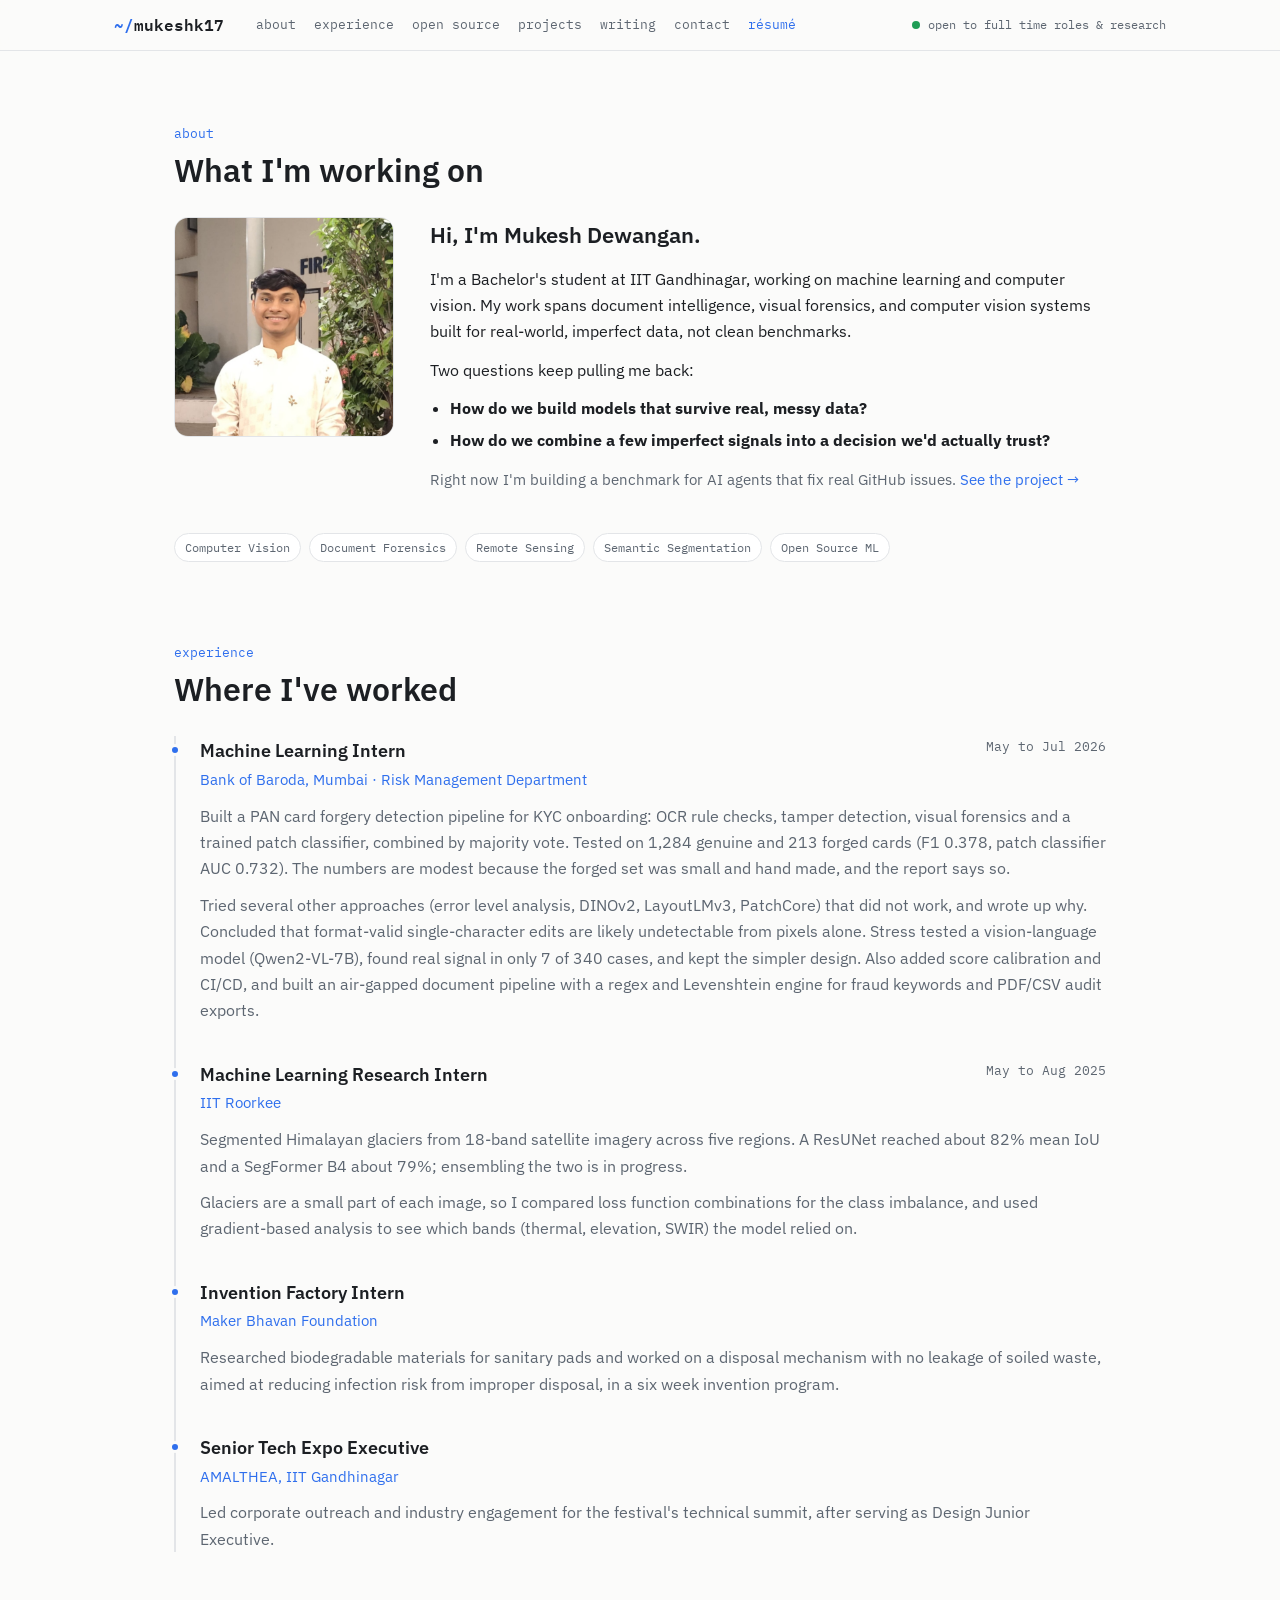
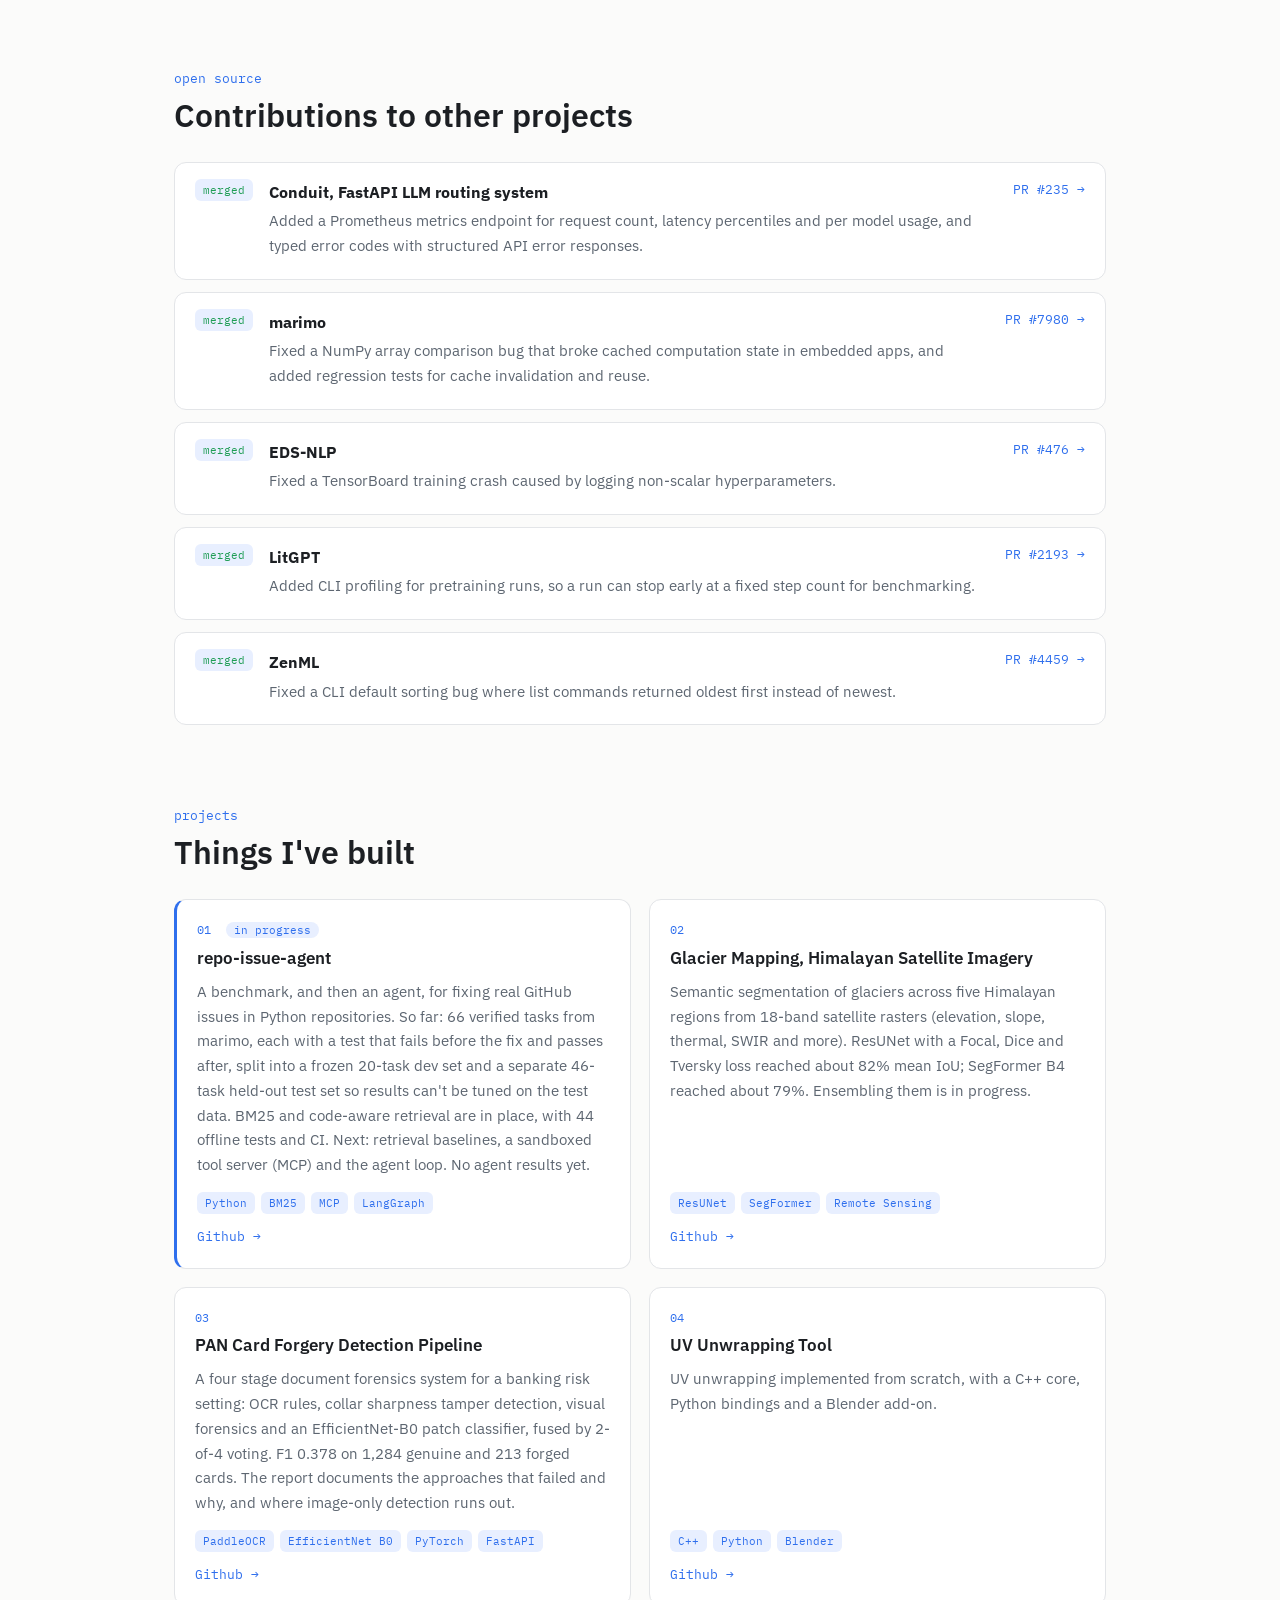
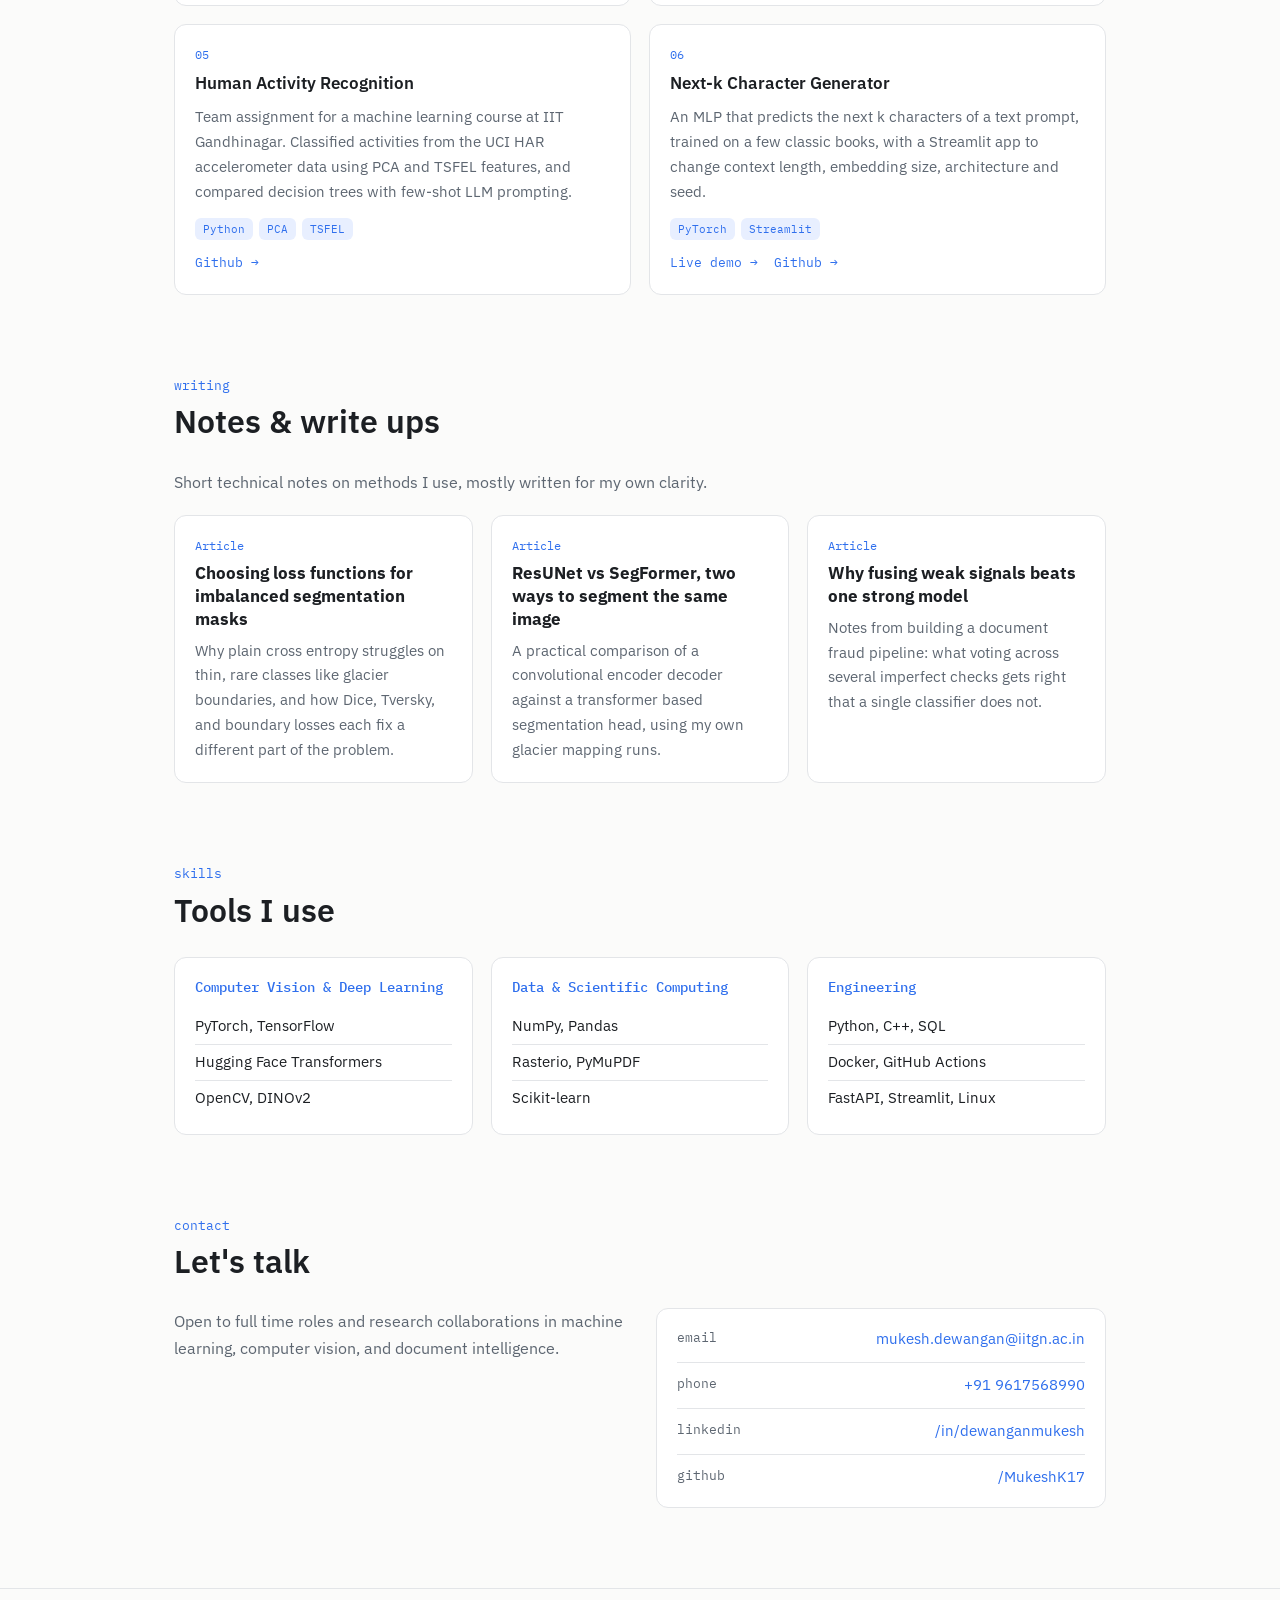
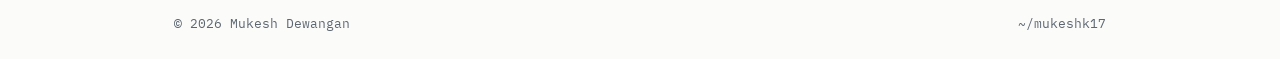
<file: index.html>
<!DOCTYPE html>
<html lang="en">
<head>
  <meta charset="UTF-8">
  <meta name="viewport" content="width=device-width, initial-scale=1.0">
  <title>~/mukeshk17</title>
  <meta name="description" content="Mukesh Dewangan, undergrad at IIT Gandhinagar working on machine learning and computer vision: document forensics, satellite image segmentation and open-source ML tooling.">
  <link rel="preconnect" href="https://fonts.googleapis.com">
  <link rel="preconnect" href="https://fonts.gstatic.com" crossorigin>
  <link href="https://fonts.googleapis.com/css2?family=IBM+Plex+Mono:wght@400;500;600&family=IBM+Plex+Sans:wght@400;500;600;700&display=swap" rel="stylesheet">
  <link rel="stylesheet" href="./style.css">
</head>
<body>

  <nav class="topnav">
    <div class="topnav__inner">
      <a class="topnav__logo" href="#about"><span class="path">~/</span>mukeshk17</a>
      <div class="topnav__links" id="nav-links">
        <a href="#about">about</a>
        <a href="#experience">experience</a>
        <a href="#opensource">open source</a>
        <a href="#projects">projects</a>
        <a href="#writing">writing</a>
        <a href="#contact">contact</a>
        <a href="./assets/Mukesh_Dewangan.pdf" target="_blank" rel="noopener" class="resume-link">résumé</a>
      </div>
      <div class="topnav__status"><span class="dot"></span> open to full time roles &amp; research</div>
      <button class="hamburger" id="hamburger" aria-label="Menu" aria-expanded="false">
        <span></span><span></span><span></span>
      </button>
    </div>
    <div class="mobile-menu" id="mobile-menu">
      <a href="#about">about</a>
      <a href="#experience">experience</a>
      <a href="#opensource">open source</a>
      <a href="#projects">projects</a>
      <a href="#writing">writing</a>
      <a href="#contact">contact</a>
      <a href="./assets/Mukesh_Dewangan_resume.pdf" target="_blank" rel="noopener">résumé</a>
    </div>
  </nav>

  <main>

    <!-- ABOUT -->
    <section id="about">
      <div class="container">
        <p class="eyebrow">about</p>
        <h2 class="head">What I'm working on</h2>
        <div class="about__grid">
          <div class="about__pic">
            <img src="./assets/about-pic.jpg" alt="Mukesh Dewangan">
          </div>
          <div class="about__body">
            <p class="about__greeting">Hi, I'm Mukesh Dewangan.</p>
            <p>
              I'm a Bachelor's student at IIT Gandhinagar, working on machine learning and computer vision.
              My work spans document intelligence, visual forensics, and computer vision systems built for
              real-world, imperfect data, not clean benchmarks.
            </p>
            <p>Two questions keep pulling me back:</p>
            <ul>
              <li><strong>How do we build models that survive real, messy data?</strong></li>
              <li><strong>How do we combine a few imperfect signals into a decision we'd actually trust?</strong></li>
            </ul>
            <p class="about__now">
              Right now I'm building a benchmark for AI agents that fix real GitHub issues.
              <a href="#repo-issue-agent">See the project →</a>
            </p>
          </div>
        </div>
        <div class="focus-tags">
          <span>Computer Vision</span>
          <span>Document Forensics</span>
          <span>Remote Sensing</span>
          <span>Semantic Segmentation</span>
          <span>Open Source ML</span>
        </div>
      </div>
    </section>

    <!-- EXPERIENCE -->
    <section id="experience">
      <div class="container">
        <p class="eyebrow">experience</p>
        <h2 class="head">Where I've worked</h2>
        <div class="timeline">

          <div class="tl-item">
            <div class="row">
              <div class="role">Machine Learning Intern</div>
              <div class="when">May to Jul 2026</div>
            </div>
            <div class="org">Bank of Baroda, Mumbai &middot; Risk Management Department</div>
            <p>
              Built a PAN card forgery detection pipeline for KYC onboarding: OCR rule checks, tamper
              detection, visual forensics and a trained patch classifier, combined by majority vote.
              Tested on 1,284 genuine and 213 forged cards (F1 0.378, patch classifier AUC 0.732).
              The numbers are modest because the forged set was small and hand made, and the report says so.
            </p>
            <p>
              Tried several other approaches (error level analysis, DINOv2, LayoutLMv3, PatchCore) that did
              not work, and wrote up why. Concluded that format-valid single-character edits are likely
              undetectable from pixels alone. Stress tested a vision-language model (Qwen2-VL-7B), found
              real signal in only 7 of 340 cases, and kept the simpler design. Also added score calibration
              and CI/CD, and built an air-gapped document pipeline with a regex and Levenshtein engine for
              fraud keywords and PDF/CSV audit exports.
            </p>
          </div>

          <div class="tl-item">
            <div class="row">
              <div class="role">Machine Learning Research Intern</div>
              <div class="when">May to Aug 2025</div>
            </div>
            <div class="org"><a href="https://www.iitr.ac.in/" target="_blank" rel="noopener">IIT Roorkee</a></div>
            <p>
              Segmented Himalayan glaciers from 18-band satellite imagery across five regions. A ResUNet
              reached about 82% mean IoU and a SegFormer B4 about 79%; ensembling the two is in progress.
            </p>
            <p>
              Glaciers are a small part of each image, so I compared loss function combinations for the
              class imbalance, and used gradient-based analysis to see which bands (thermal, elevation,
              SWIR) the model relied on.
            </p>
          </div>

          <div class="tl-item">
            <div class="row">
              <div class="role">Invention Factory Intern</div>
              <div class="when"></div>
            </div>
            <div class="org"><a href="https://makerbhavanfoundation.org/" target="_blank" rel="noopener">Maker Bhavan Foundation</a></div>
            <p>
              Researched biodegradable materials for sanitary pads and worked on a disposal mechanism with
              no leakage of soiled waste, aimed at reducing infection risk from improper disposal, in a
              six week invention program.
            </p>
          </div>

          <div class="tl-item">
            <div class="row">
              <div class="role">Senior Tech Expo Executive</div>
              <div class="when"></div>
            </div>
            <div class="org"><a href="https://amalthea.iitgn.ac.in/" target="_blank" rel="noopener">AMALTHEA, IIT Gandhinagar</a></div>
            <p>
              Led corporate outreach and industry engagement for the festival's technical summit, after
              serving as Design Junior Executive.
            </p>
          </div>

        </div>
      </div>
    </section>

    <!-- OPEN SOURCE (replaced by live GitHub data when it loads; this is the fallback) -->
    <section id="opensource">
      <div class="container">
        <p class="eyebrow">open source</p>
        <h2 class="head">Contributions to other projects</h2>
        <div class="oss-list">

          <div class="oss-item">
            <span class="badge">merged</span>
            <div class="body">
              <b>Conduit, FastAPI LLM routing system</b>
              <p>Added a Prometheus metrics endpoint for request count, latency percentiles and per model usage, and typed error codes with structured API error responses.</p>
            </div>
            <a class="repo" href="https://github.com/ashita-ai/conduit/pull/235" target="_blank" rel="noopener">PR #235 →</a>
          </div>

          <div class="oss-item">
            <span class="badge">merged</span>
            <div class="body">
              <b>marimo</b>
              <p>Fixed a NumPy array comparison bug that broke cached computation state in embedded apps, and added regression tests for cache invalidation and reuse.</p>
            </div>
            <a class="repo" href="https://github.com/marimo-team/marimo/pull/7980" target="_blank" rel="noopener">PR #7980 →</a>
          </div>

          <div class="oss-item">
            <span class="badge">merged</span>
            <div class="body">
              <b>EDS-NLP</b>
              <p>Fixed a TensorBoard training crash caused by logging non-scalar hyperparameters.</p>
            </div>
            <a class="repo" href="https://github.com/aphp/edsnlp/pull/476" target="_blank" rel="noopener">PR #476 →</a>
          </div>

          <div class="oss-item">
            <span class="badge">merged</span>
            <div class="body">
              <b>LitGPT</b>
              <p>Added CLI profiling for pretraining runs, so a run can stop early at a fixed step count for benchmarking.</p>
            </div>
            <a class="repo" href="https://github.com/Lightning-AI/litgpt/pull/2193" target="_blank" rel="noopener">PR #2193 →</a>
          </div>

          <div class="oss-item">
            <span class="badge">merged</span>
            <div class="body">
              <b>ZenML</b>
              <p>Fixed a CLI default sorting bug where list commands returned oldest first instead of newest.</p>
            </div>
            <a class="repo" href="https://github.com/zenml-io/zenml/pull/4459" target="_blank" rel="noopener">PR #4459 →</a>
          </div>

        </div>
      </div>
    </section>

    <!-- PROJECTS -->
    <section id="projects">
      <div class="container">
        <p class="eyebrow">projects</p>
        <h2 class="head">Things I've built</h2>
        <div class="proj-grid">

          <div class="proj proj--active" id="repo-issue-agent">
            <span class="proj__idx">01 <span class="tag">in progress</span></span>
            <div class="proj__title">repo-issue-agent</div>
            <p>
              A benchmark, and then an agent, for fixing real GitHub issues in Python repositories. So far:
              66 verified tasks from marimo, each with a test that fails before the fix and passes after,
              split into a frozen 20-task dev set and a separate 46-task held-out test set so results can't
              be tuned on the test data. BM25 and code-aware retrieval are in place, with 44 offline tests
              and CI. Next: retrieval baselines, a sandboxed tool server (MCP) and the agent loop. No agent
              results yet.
            </p>
            <div class="proj__stack"><span>Python</span><span>BM25</span><span>MCP</span><span>LangGraph</span></div>
            <div class="proj__links">
              <!-- TODO: replace with the repo-issue-agent repo URL -->
              <a href="https://github.com/MukeshK17" target="_blank" rel="noopener">Github →</a>
            </div>
          </div>

          <div class="proj">
            <span class="proj__idx">02</span>
            <div class="proj__title">Glacier Mapping, Himalayan Satellite Imagery</div>
            <p>
              Semantic segmentation of glaciers across five Himalayan regions from 18-band satellite
              rasters (elevation, slope, thermal, SWIR and more). ResUNet with a Focal, Dice and Tversky
              loss reached about 82% mean IoU; SegFormer B4 reached about 79%. Ensembling them is in progress.
            </p>
            <div class="proj__stack"><span>ResUNet</span><span>SegFormer</span><span>Remote Sensing</span></div>
            <div class="proj__links">
              <a href="https://github.com/MukeshK17/Glacier-Mapping" target="_blank" rel="noopener">Github →</a>
            </div>
          </div>

          <div class="proj">
            <span class="proj__idx">03</span>
            <div class="proj__title">PAN Card Forgery Detection Pipeline</div>
            <p>
              A four stage document forensics system for a banking risk setting: OCR rules, collar sharpness
              tamper detection, visual forensics and an EfficientNet-B0 patch classifier, fused by 2-of-4
              voting. F1 0.378 on 1,284 genuine and 213 forged cards. The report documents the approaches
              that failed and why, and where image-only detection runs out.
            </p>
            <div class="proj__stack"><span>PaddleOCR</span><span>EfficientNet B0</span><span>PyTorch</span><span>FastAPI</span></div>
            <div class="proj__links">
              <a href="https://github.com/MukeshK17/document-forensics" target="_blank" rel="noopener">Github →</a>
            </div>
          </div>

          <div class="proj">
            <span class="proj__idx">04</span>
            <div class="proj__title">UV Unwrapping Tool</div>
            <p>
              UV unwrapping implemented from scratch, with a C++ core, Python bindings and a Blender add-on.
            </p>
            <div class="proj__stack"><span>C++</span><span>Python</span><span>Blender</span></div>
            <div class="proj__links">
              <a href="https://github.com/MukeshK17/uv-unwrapping" target="_blank" rel="noopener">Github →</a>
            </div>
          </div>

          <div class="proj">
            <span class="proj__idx">05</span>
            <div class="proj__title">Human Activity Recognition</div>
            <p>
              Team assignment for a machine learning course at IIT Gandhinagar. Classified activities from
              the UCI HAR accelerometer data using PCA and TSFEL features, and compared decision trees with
              few-shot LLM prompting.
            </p>
            <div class="proj__stack"><span>Python</span><span>PCA</span><span>TSFEL</span></div>
            <div class="proj__links">
              <a href="https://github.com/MukeshK17/es335-24-fall-assignment-1" target="_blank" rel="noopener">Github →</a>
            </div>
          </div>

          <div class="proj">
            <span class="proj__idx">06</span>
            <div class="proj__title">Next-k Character Generator</div>
            <p>
              An MLP that predicts the next k characters of a text prompt, trained on a few classic books,
              with a Streamlit app to change context length, embedding size, architecture and seed.
            </p>
            <div class="proj__stack"><span>PyTorch</span><span>Streamlit</span></div>
            <div class="proj__links">
              <a href="https://nextcharpred.streamlit.app/" target="_blank" rel="noopener">Live demo →</a>
              <a href="https://github.com/MukeshK17/next_char" target="_blank" rel="noopener">Github →</a>
            </div>
          </div>

        </div>
      </div>
    </section>

    <!-- WRITING (rendered by script.js) -->
    <section id="writing">
      <div class="container">
        <p class="eyebrow">writing</p>
        <h2 class="head">Notes &amp; write ups</h2>
        <p class="lede">Short technical notes on methods I use, mostly written for my own clarity.</p>
        <div class="writing-grid" id="writing-grid"></div>
        <noscript><p class="lede">Enable JavaScript to see the articles.</p></noscript>
      </div>
    </section>

    <!-- SKILLS -->
    <section id="skills">
      <div class="container">
        <p class="eyebrow">skills</p>
        <h2 class="head">Tools I use</h2>
        <div class="skill-groups">
          <div class="skill-group">
            <h3>Computer Vision &amp; Deep Learning</h3>
            <div class="skill-row">PyTorch, TensorFlow</div>
            <div class="skill-row">Hugging Face Transformers</div>
            <div class="skill-row">OpenCV, DINOv2</div>
          </div>
          <div class="skill-group">
            <h3>Data &amp; Scientific Computing</h3>
            <div class="skill-row">NumPy, Pandas</div>
            <div class="skill-row">Rasterio, PyMuPDF</div>
            <div class="skill-row">Scikit-learn</div>
          </div>
          <div class="skill-group">
            <h3>Engineering</h3>
            <div class="skill-row">Python, C++, SQL</div>
            <div class="skill-row">Docker, GitHub Actions</div>
            <div class="skill-row">FastAPI, Streamlit, Linux</div>
          </div>
        </div>
      </div>
    </section>

    <!-- CONTACT -->
    <section id="contact">
      <div class="container">
        <p class="eyebrow">contact</p>
        <h2 class="head">Let's talk</h2>
        <div class="contact-grid">
          <p>Open to full time roles and research collaborations in machine learning, computer vision, and document intelligence.</p>
          <div class="contact-box">
            <div class="contact-row"><span class="k">email</span><a class="v" href="mailto:mukesh.dewangan@iitgn.ac.in">mukesh.dewangan@iitgn.ac.in</a></div>
            <div class="contact-row"><span class="k">phone</span><a class="v" href="tel:+919617568990">+91 9617568990</a></div>
            <div class="contact-row"><span class="k">linkedin</span><a class="v" href="https://www.linkedin.com/in/dewanganmukesh/" target="_blank" rel="noopener">/in/dewanganmukesh</a></div>
            <div class="contact-row"><span class="k">github</span><a class="v" href="https://github.com/MukeshK17" target="_blank" rel="noopener">/MukeshK17</a></div>
          </div>
        </div>
      </div>
    </section>

  </main>

  <footer>
    <div class="container">
      <span>© 2026 Mukesh Dewangan</span>
      <span>~/mukeshk17</span>
    </div>
  </footer>

  <script src="./script.js"></script>
</body>
</html>
</file>
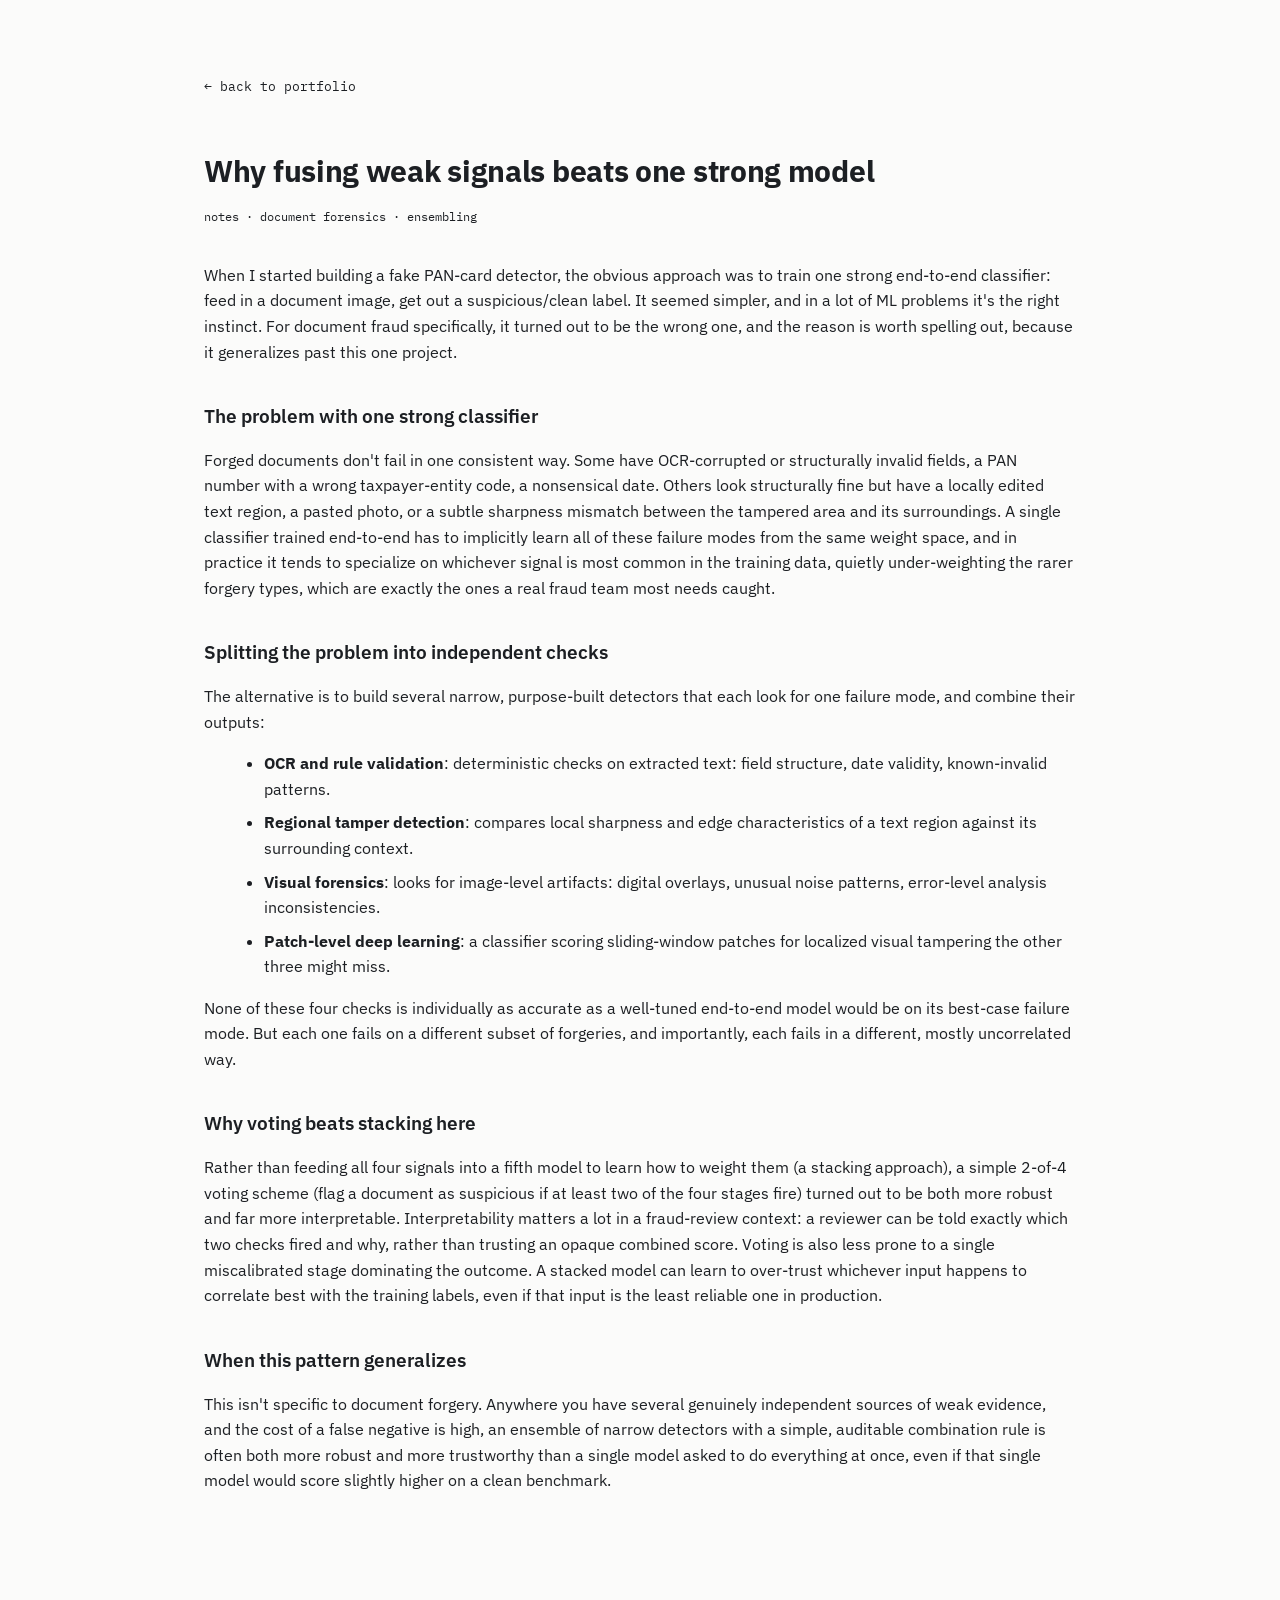
<file: articles/ensembled-fraud-detection.html>
<!DOCTYPE html>
<html lang="en">
<head>
<meta charset="UTF-8">
<meta name="viewport" content="width=device-width, initial-scale=1.0">
<title>Why fusing weak signals beats one strong model | Mukesh Dewangan</title>
<link href="https://fonts.googleapis.com/css2?family=IBM+Plex+Mono:wght@400;500;600&family=IBM+Plex+Sans:wght@400;500;600;700&display=swap" rel="stylesheet">
<link rel="stylesheet" href="../style.css">
<style>
  .article{ max-width:920px; margin:0 auto; padding:72px 24px 100px; }
  .article a.back{ font-family:var(--mono); font-size:13px; color:var(--cyan); display:inline-block; margin-bottom:28px; }
  .article h1{ font-size:30px; font-weight:700; color:var(--text); margin-bottom:10px; letter-spacing:-0.01em; }
  .article .meta{ font-family:var(--mono); font-size:12px; color:var(--text-faint); margin-bottom:36px; }
  .article h2{ font-size:19px; color:var(--text); margin:36px 0 12px; font-weight:600; }
  .article p{ color:var(--text-dim); max-width:none; margin-bottom:16px; font-size:15.5px; }
  .article code{ font-family:var(--mono); font-size:13.5px; background:var(--panel); border:1px solid var(--border); padding:2px 6px; border-radius:3px; color:var(--amber); }
  .article ul{ margin:0 0 16px 20px; list-style:disc; color:var(--text-dim); font-size:15.5px; }
  .article li{ margin-bottom:8px; }
</style>
</head>
<body>
<div class="article">
  <a class="back" href="../index.html#writing">← back to portfolio</a>
  <h1>Why fusing weak signals beats one strong model</h1>
  <p class="meta">notes · document forensics · ensembling</p>

  <p>
    When I started building a fake PAN-card detector, the obvious approach was to train one strong
    end-to-end classifier: feed in a document image, get out a suspicious/clean label. It seemed simpler,
    and in a lot of ML problems it's the right instinct. For document fraud specifically, it turned out to
    be the wrong one, and the reason is worth spelling out, because it generalizes past this one project.
  </p>

  <h2>The problem with one strong classifier</h2>
  <p>
    Forged documents don't fail in one consistent way. Some have OCR-corrupted or structurally invalid
    fields, a PAN number with a wrong taxpayer-entity code, a nonsensical date. Others look
    structurally fine but have a locally edited text region, a pasted photo, or a subtle sharpness
    mismatch between the tampered area and its surroundings. A single classifier trained end-to-end has
    to implicitly learn all of these failure modes from the same weight space, and in practice it tends to
    specialize on whichever signal is most common in the training data, quietly under-weighting the rarer
    forgery types, which are exactly the ones a real fraud team most needs caught.
  </p>

  <h2>Splitting the problem into independent checks</h2>
  <p>
    The alternative is to build several narrow, purpose-built detectors that each look for one failure
    mode, and combine their outputs:
  </p>
  <ul>
    <li><strong>OCR and rule validation</strong>: deterministic checks on extracted text: field structure, date validity, known-invalid patterns.</li>
    <li><strong>Regional tamper detection</strong>: compares local sharpness and edge characteristics of a text region against its surrounding context.</li>
    <li><strong>Visual forensics</strong>: looks for image-level artifacts: digital overlays, unusual noise patterns, error-level analysis inconsistencies.</li>
    <li><strong>Patch-level deep learning</strong>: a classifier scoring sliding-window patches for localized visual tampering the other three might miss.</li>
  </ul>
  <p>
    None of these four checks is individually as accurate as a well-tuned end-to-end model would be on its
    best-case failure mode. But each one fails on a different subset of forgeries, and importantly,
    each fails in a different, mostly uncorrelated way.
  </p>

  <h2>Why voting beats stacking here</h2>
  <p>
    Rather than feeding all four signals into a fifth model to learn how to weight them (a stacking
    approach), a simple 2-of-4 voting scheme (flag a document as suspicious if at least two of the four
    stages fire) turned out to be both more robust and far more interpretable. Interpretability matters a
    lot in a fraud-review context: a reviewer can be told exactly which two checks fired and why, rather
    than trusting an opaque combined score. Voting is also less prone to a single miscalibrated stage
    dominating the outcome. A stacked model can learn to over-trust whichever input happens to correlate
    best with the training labels, even if that input is the least reliable one in production.
  </p>

  <h2>When this pattern generalizes</h2>
  <p>
    This isn't specific to document forgery. Anywhere you have several genuinely independent sources of
    weak evidence, and the cost of a false negative is high, an ensemble of narrow detectors with a simple,
    auditable combination rule is often both more robust and more trustworthy than a single model
    asked to do everything at once, even if that single model would score slightly higher on a clean
    benchmark.
  </p>
</div>
</body>
</html>
</file>
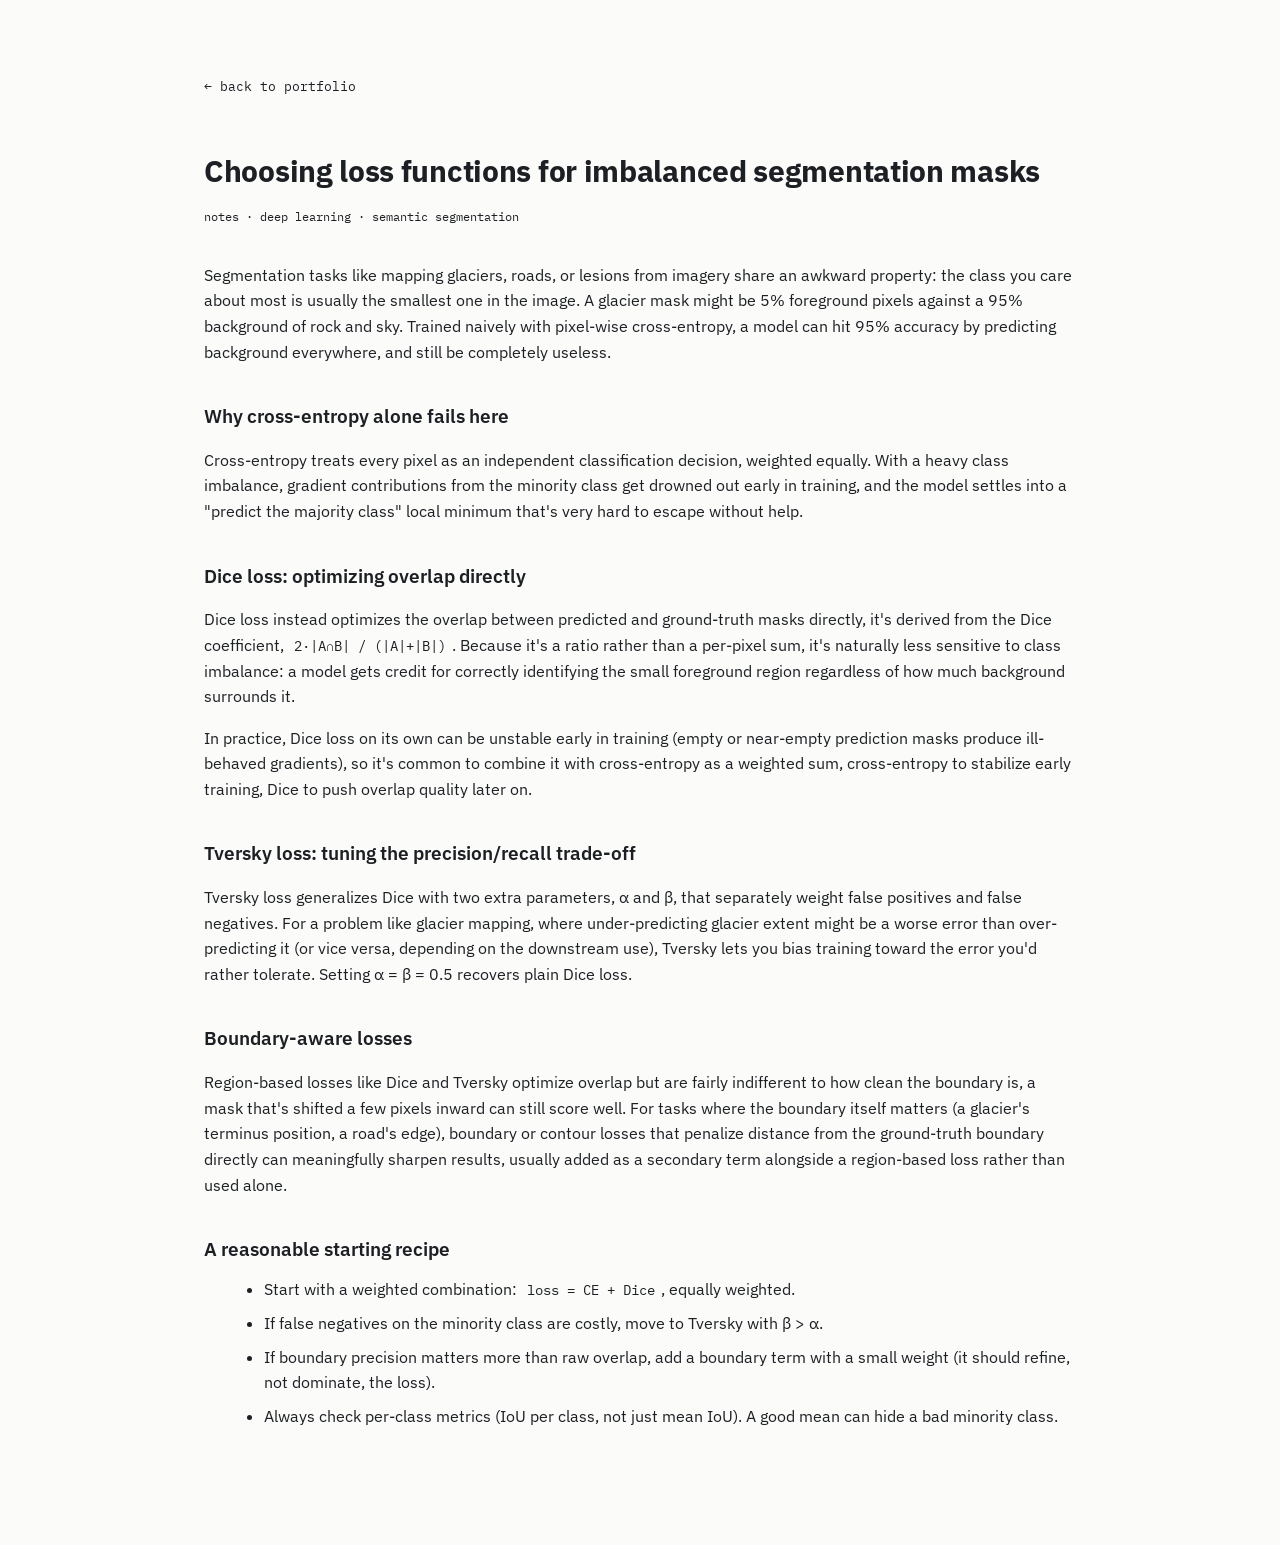
<file: articles/loss-functions-segmentation.html>
<!DOCTYPE html>
<html lang="en">
<head>
<meta charset="UTF-8">
<meta name="viewport" content="width=device-width, initial-scale=1.0">
<title>Choosing loss functions for imbalanced segmentation masks | Mukesh Dewangan</title>
<link href="https://fonts.googleapis.com/css2?family=IBM+Plex+Mono:wght@400;500;600&family=IBM+Plex+Sans:wght@400;500;600;700&display=swap" rel="stylesheet">
<link rel="stylesheet" href="../style.css">
<style>
  .article{ max-width:920px; margin:0 auto; padding:72px 24px 100px; }
  .article a.back{ font-family:var(--mono); font-size:13px; color:var(--cyan); display:inline-block; margin-bottom:28px; }
  .article h1{ font-size:30px; font-weight:700; color:var(--text); margin-bottom:10px; letter-spacing:-0.01em; }
  .article .meta{ font-family:var(--mono); font-size:12px; color:var(--text-faint); margin-bottom:36px; }
  .article h2{ font-size:19px; color:var(--text); margin:36px 0 12px; font-weight:600; }
  .article p{ color:var(--text-dim); max-width:none; margin-bottom:16px; font-size:15.5px; }
  .article code{ font-family:var(--mono); font-size:13.5px; background:var(--panel); border:1px solid var(--border); padding:2px 6px; border-radius:3px; color:var(--amber); }
  .article ul{ margin:0 0 16px 20px; list-style:disc; color:var(--text-dim); font-size:15.5px; }
  .article li{ margin-bottom:8px; }
</style>
</head>
<body>
<div class="article">
  <a class="back" href="../index.html#writing">← back to portfolio</a>
  <h1>Choosing loss functions for imbalanced segmentation masks</h1>
  <p class="meta">notes · deep learning · semantic segmentation</p>

  <p>
    Segmentation tasks like mapping glaciers, roads, or lesions from imagery share an awkward property:
    the class you care about most is usually the smallest one in the image. A glacier mask might be
    5% foreground pixels against a 95% background of rock and sky. Trained naively with pixel-wise
    cross-entropy, a model can hit 95% accuracy by predicting background everywhere, and still be
    completely useless.
  </p>

  <h2>Why cross-entropy alone fails here</h2>
  <p>
    Cross-entropy treats every pixel as an independent classification decision, weighted equally. With a
    heavy class imbalance, gradient contributions from the minority class get drowned out early in
    training, and the model settles into a "predict the majority class" local minimum that's very hard to
    escape without help.
  </p>

  <h2>Dice loss: optimizing overlap directly</h2>
  <p>
    Dice loss instead optimizes the overlap between predicted and ground-truth masks directly, it's
    derived from the Dice coefficient, <code>2·|A∩B| / (|A|+|B|)</code>. Because it's a ratio rather than
    a per-pixel sum, it's naturally less sensitive to class imbalance: a model gets credit for correctly
    identifying the small foreground region regardless of how much background surrounds it.
  </p>
  <p>
    In practice, Dice loss on its own can be unstable early in training (empty or near-empty prediction
    masks produce ill-behaved gradients), so it's common to combine it with cross-entropy as a weighted
    sum, cross-entropy to stabilize early training, Dice to push overlap quality later on.
  </p>

  <h2>Tversky loss: tuning the precision/recall trade-off</h2>
  <p>
    Tversky loss generalizes Dice with two extra parameters, α and β, that separately weight false
    positives and false negatives. For a problem like glacier mapping, where under-predicting glacier
    extent might be a worse error than over-predicting it (or vice versa, depending on the downstream
    use), Tversky lets you bias training toward the error you'd rather tolerate. Setting α = β = 0.5
    recovers plain Dice loss.
  </p>

  <h2>Boundary-aware losses</h2>
  <p>
    Region-based losses like Dice and Tversky optimize overlap but are fairly indifferent to how clean the
    boundary is, a mask that's shifted a few pixels inward can still score well. For tasks where the
    boundary itself matters (a glacier's terminus position, a road's edge), boundary or contour losses
    that penalize distance from the ground-truth boundary directly can meaningfully sharpen results,
    usually added as a secondary term alongside a region-based loss rather than used alone.
  </p>

  <h2>A reasonable starting recipe</h2>
  <ul>
    <li>Start with a weighted combination: <code>loss = CE + Dice</code>, equally weighted.</li>
    <li>If false negatives on the minority class are costly, move to Tversky with β &gt; α.</li>
    <li>If boundary precision matters more than raw overlap, add a boundary term with a small weight (it should refine, not dominate, the loss).</li>
    <li>Always check per-class metrics (IoU per class, not just mean IoU). A good mean can hide a bad minority class.</li>
  </ul>
</div>
</body>
</html>
</file>
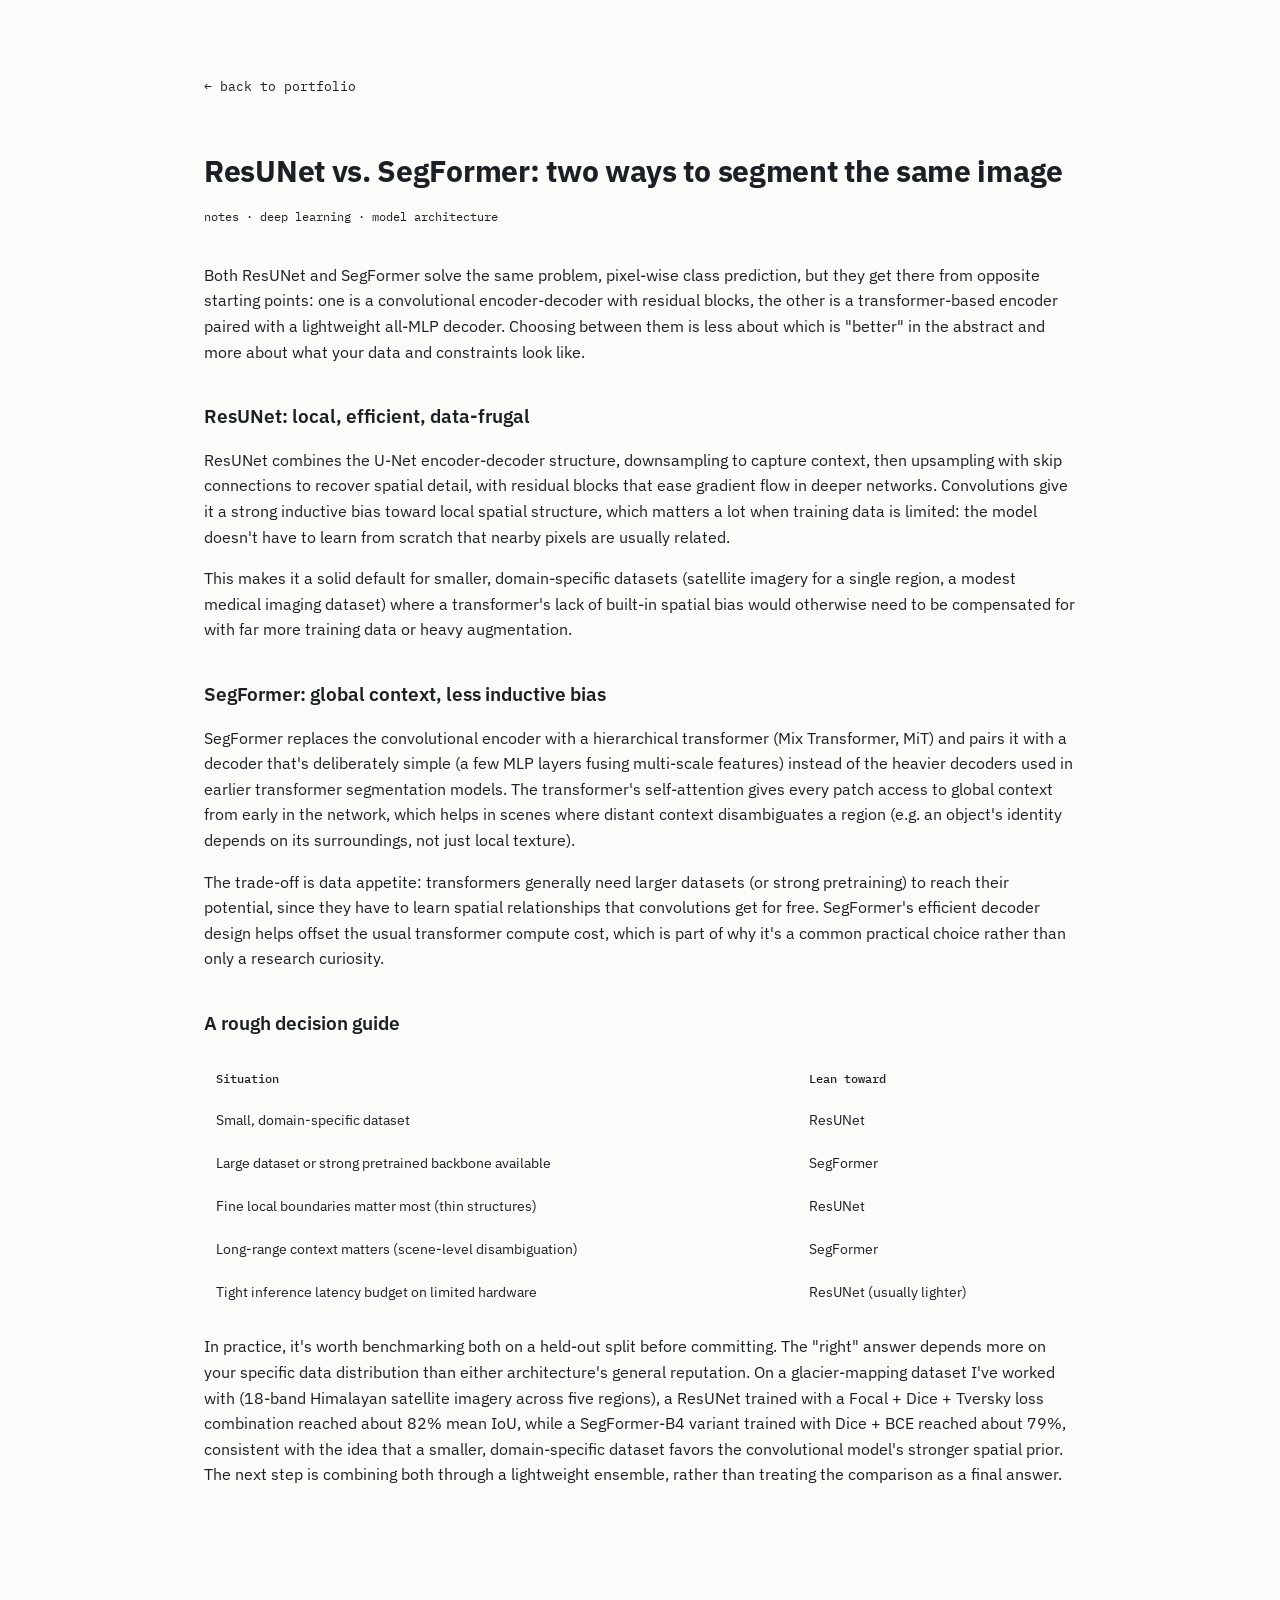
<file: articles/resunet-vs-segformer.html>
<!DOCTYPE html>
<html lang="en">
<head>
<meta charset="UTF-8">
<meta name="viewport" content="width=device-width, initial-scale=1.0">
<title>ResUNet vs. SegFormer | Mukesh Dewangan</title>
<link href="https://fonts.googleapis.com/css2?family=IBM+Plex+Mono:wght@400;500;600&family=IBM+Plex+Sans:wght@400;500;600;700&display=swap" rel="stylesheet">
<link rel="stylesheet" href="../style.css">
<style>
  .article{ max-width:920px; margin:0 auto; padding:72px 24px 100px; }
  .article a.back{ font-family:var(--mono); font-size:13px; color:var(--cyan); display:inline-block; margin-bottom:28px; }
  .article h1{ font-size:30px; font-weight:700; color:var(--text); margin-bottom:10px; letter-spacing:-0.01em; }
  .article .meta{ font-family:var(--mono); font-size:12px; color:var(--text-faint); margin-bottom:36px; }
  .article h2{ font-size:19px; color:var(--text); margin:36px 0 12px; font-weight:600; }
  .article p{ color:var(--text-dim); max-width:none; margin-bottom:16px; font-size:15.5px; }
  .article code{ font-family:var(--mono); font-size:13.5px; background:var(--panel); border:1px solid var(--border); padding:2px 6px; border-radius:3px; color:var(--amber); }
  .article ul{ margin:0 0 16px 20px; list-style:disc; color:var(--text-dim); font-size:15.5px; }
  .article li{ margin-bottom:8px; }
  table{ width:100%; border-collapse:collapse; margin:20px 0; font-size:14px; }
  th, td{ text-align:left; padding:10px 12px; border-bottom:1px solid var(--border); color:var(--text-dim); }
  th{ color:var(--text); font-family:var(--mono); font-size:12px; font-weight:500; }
</style>
</head>
<body>
<div class="article">
  <a class="back" href="../index.html#writing">← back to portfolio</a>
  <h1>ResUNet vs. SegFormer: two ways to segment the same image</h1>
  <p class="meta">notes · deep learning · model architecture</p>

  <p>
    Both ResUNet and SegFormer solve the same problem, pixel-wise class prediction, but they get there
    from opposite starting points: one is a convolutional encoder-decoder with residual blocks, the other
    is a transformer-based encoder paired with a lightweight all-MLP decoder. Choosing between them is
    less about which is "better" in the abstract and more about what your data and constraints look like.
  </p>

  <h2>ResUNet: local, efficient, data-frugal</h2>
  <p>
    ResUNet combines the U-Net encoder-decoder structure, downsampling to capture context, then
    upsampling with skip connections to recover spatial detail, with residual blocks that ease gradient
    flow in deeper networks. Convolutions give it a strong inductive bias toward local spatial structure,
    which matters a lot when training data is limited: the model doesn't have to learn from scratch that
    nearby pixels are usually related.
  </p>
  <p>
    This makes it a solid default for smaller, domain-specific datasets (satellite imagery for a single
    region, a modest medical imaging dataset) where a transformer's lack of built-in spatial bias would
    otherwise need to be compensated for with far more training data or heavy augmentation.
  </p>

  <h2>SegFormer: global context, less inductive bias</h2>
  <p>
    SegFormer replaces the convolutional encoder with a hierarchical transformer (Mix Transformer, MiT)
    and pairs it with a decoder that's deliberately simple (a few MLP layers fusing multi-scale features)
    instead of the heavier decoders used in earlier transformer segmentation models. The transformer's
    self-attention gives every patch access to global context from early in the network, which helps in
    scenes where distant context disambiguates a region (e.g. an object's identity depends on its
    surroundings, not just local texture).
  </p>
  <p>
    The trade-off is data appetite: transformers generally need larger datasets (or strong pretraining) to
    reach their potential, since they have to learn spatial relationships that convolutions get for free.
    SegFormer's efficient decoder design helps offset the usual transformer compute cost, which is part of
    why it's a common practical choice rather than only a research curiosity.
  </p>

  <h2>A rough decision guide</h2>
  <table>
    <tr><th>Situation</th><th>Lean toward</th></tr>
    <tr><td>Small, domain-specific dataset</td><td>ResUNet</td></tr>
    <tr><td>Large dataset or strong pretrained backbone available</td><td>SegFormer</td></tr>
    <tr><td>Fine local boundaries matter most (thin structures)</td><td>ResUNet</td></tr>
    <tr><td>Long-range context matters (scene-level disambiguation)</td><td>SegFormer</td></tr>
    <tr><td>Tight inference latency budget on limited hardware</td><td>ResUNet (usually lighter)</td></tr>
  </table>

  <p>
    In practice, it's worth benchmarking both on a held-out split before committing. The "right" answer
    depends more on your specific data distribution than either architecture's general reputation. On a
    glacier-mapping dataset I've worked with (18-band Himalayan satellite imagery across five regions), a
    ResUNet trained with a Focal + Dice + Tversky loss combination reached about 82% mean IoU, while a
    SegFormer-B4 variant trained with Dice + BCE reached about 79%, consistent with the idea that a
    smaller, domain-specific dataset favors the convolutional model's stronger spatial prior. The next step
    is combining both through a lightweight ensemble, rather than treating the comparison as a final answer.
  </p>
</div>
</body>
</html>
</file>
<file: style.css>
/* ---------- tokens (light default, dark via media query) ---------- */
:root {
  --bg: #fbfbfa;
  --surface: #ffffff;
  --text: #1c1f23;
  --muted: #5d6671;
  --line: #e3e5e8;
  --accent: #2f6fed;
  --accent-soft: #e8efff;
  --ok: #1f9d55;
  --sans: "IBM Plex Sans", system-ui, -apple-system, "Segoe UI", Roboto, Arial, sans-serif;
  --mono: "IBM Plex Mono", ui-monospace, SFMono-Regular, Menlo, Consolas, monospace;
  color-scheme: light dark;
}
@media (prefers-color-scheme: dark) {
  :root {
    --bg: #0f1216;
    --surface: #161b21;
    --text: #e6e9ed;
    --muted: #98a2ae;
    --line: #262d36;
    --accent: #6ea0ff;
    --accent-soft: #1b2638;
    --ok: #3ccf7c;
  }
}

/* ---------- base ---------- */
*, *::before, *::after { box-sizing: border-box; }
html { scroll-behavior: smooth; scroll-padding-top: 72px; }
body {
  margin: 0;
  background: var(--bg);
  color: var(--text);
  font-family: var(--sans);
  font-size: 16px;
  line-height: 1.65;
}
img { max-width: 100%; display: block; }
a { color: var(--accent); text-decoration: none; }
a:hover { text-decoration: underline; }
.container { max-width: 980px; margin: 0 auto; padding: 0 24px; }
section { padding: 72px 0 8px; }
.eyebrow { font-family: var(--mono); font-size: 13px; color: var(--accent); margin: 0 0 6px; text-transform: lowercase; }
.head { font-size: clamp(24px, 4vw, 32px); line-height: 1.2; margin: 0 0 28px; font-weight: 600; }
.lede { color: var(--muted); max-width: 640px; margin: 0 0 20px; }

/* ---------- nav ---------- */
.topnav {
  position: sticky; top: 0; z-index: 50;
  background: var(--bg);
  border-bottom: 1px solid var(--line);
}
@supports (backdrop-filter: blur(8px)) {
  .topnav { background: color-mix(in srgb, var(--bg) 85%, transparent); backdrop-filter: blur(8px); }
}
.topnav__inner {
  max-width: 1100px; margin: 0 auto; padding: 12px 24px;
  display: flex; align-items: center; gap: 24px;
}
.topnav__logo { font-family: var(--mono); font-weight: 600; color: var(--text); }
.topnav__logo .path { color: var(--accent); }
.topnav__logo:hover { text-decoration: none; }
.topnav__links { display: flex; gap: 18px; margin-left: 8px; font-family: var(--mono); font-size: 13px; }
.topnav__links a { color: var(--muted); }
.topnav__links a:hover { color: var(--text); text-decoration: none; }
.topnav__links .resume-link { color: var(--accent); }
.topnav__status { margin-left: auto; font-family: var(--mono); font-size: 12px; color: var(--muted); display: flex; align-items: center; gap: 8px; }
.dot { width: 8px; height: 8px; border-radius: 50%; background: var(--ok); display: inline-block; }

.hamburger { display: none; margin-left: auto; background: none; border: 0; padding: 8px; cursor: pointer; }
.hamburger span { display: block; width: 22px; height: 2px; background: var(--text); margin: 5px 0; }
.mobile-menu { display: none; flex-direction: column; padding: 8px 24px 16px; border-top: 1px solid var(--line); font-family: var(--mono); }
.mobile-menu a { padding: 8px 0; color: var(--text); }
.mobile-menu.open { display: flex; }

@media (max-width: 860px) {
  .topnav__links, .topnav__status { display: none; }
  .hamburger { display: block; }
}

/* ---------- about ---------- */
.about__grid { display: grid; grid-template-columns: 220px 1fr; gap: 36px; align-items: start; }
.about__pic img { width: 100%; aspect-ratio: 1 / 1; object-fit: cover; border-radius: 14px; border: 1px solid var(--line); }
.about__greeting { font-size: 22px; font-weight: 600; margin: 0 0 10px; }
.about__body p { margin: 0 0 12px; }
.about__body ul { margin: 0 0 14px; padding-left: 20px; }
.about__body li { margin: 6px 0; }
.about__now { color: var(--muted); font-size: 15px; }
.focus-tags { display: flex; flex-wrap: wrap; gap: 8px; margin-top: 28px; }
.focus-tags span {
  font-family: var(--mono); font-size: 12px; padding: 4px 10px;
  border: 1px solid var(--line); border-radius: 999px; color: var(--muted); background: var(--surface);
}
@media (max-width: 700px) {
  .about__grid { grid-template-columns: 1fr; }
  .about__pic { max-width: 180px; }
}

/* ---------- experience timeline ---------- */
.timeline { border-left: 2px solid var(--line); padding-left: 24px; }
.tl-item { position: relative; margin-bottom: 36px; }
.tl-item::before {
  content: ""; position: absolute; left: -31px; top: 8px;
  width: 12px; height: 12px; border-radius: 50%;
  background: var(--accent); border: 3px solid var(--bg);
}
.tl-item .row { display: flex; justify-content: space-between; gap: 16px; flex-wrap: wrap; }
.tl-item .role { font-weight: 600; font-size: 18px; }
.tl-item .when { font-family: var(--mono); font-size: 13px; color: var(--muted); }
.tl-item .org { color: var(--accent); margin: 2px 0 10px; font-size: 15px; }
.tl-item p { margin: 0 0 10px; color: var(--muted); }

/* ---------- open source ---------- */
.oss-list { display: flex; flex-direction: column; gap: 12px; }
.oss-item {
  display: grid; grid-template-columns: auto 1fr auto; gap: 16px; align-items: start;
  background: var(--surface); border: 1px solid var(--line); border-radius: 12px; padding: 16px 20px;
}
.badge { font-family: var(--mono); font-size: 11px; padding: 2px 8px; border-radius: 6px; background: var(--accent-soft); color: var(--ok); text-transform: lowercase; }
.oss-item .body b { display: block; margin-bottom: 4px; }
.oss-item .body p { margin: 0 0 4px; color: var(--muted); font-size: 15px; }
.oss-item .repo { font-family: var(--mono); font-size: 13px; white-space: nowrap; }
@media (max-width: 600px) {
  .oss-item { grid-template-columns: 1fr; }
}

/* ---------- projects ---------- */
.proj-grid { display: grid; grid-template-columns: repeat(auto-fit, minmax(300px, 1fr)); gap: 18px; }
.proj {
  background: var(--surface); border: 1px solid var(--line); border-radius: 12px;
  padding: 20px; display: flex; flex-direction: column;
}
.proj--active { border-left: 3px solid var(--accent); }
.proj__idx { font-family: var(--mono); font-size: 12px; color: var(--accent); }
.tag {
  margin-left: 8px; padding: 1px 8px; border-radius: 999px;
  background: var(--accent-soft); color: var(--accent); font-size: 11px;
}
.proj__title { font-weight: 600; font-size: 17px; margin: 4px 0 8px; }
.proj p { margin: 0 0 14px; color: var(--muted); font-size: 15px; flex: 1; }
.proj__stack { display: flex; flex-wrap: wrap; gap: 6px; margin-bottom: 12px; }
.proj__stack span { font-family: var(--mono); font-size: 11px; padding: 2px 8px; border-radius: 6px; background: var(--accent-soft); color: var(--accent); }
.proj__links { display: flex; gap: 16px; font-family: var(--mono); font-size: 13px; }

/* ---------- writing ---------- */
.writing-grid { display: grid; grid-template-columns: repeat(auto-fit, minmax(280px, 1fr)); gap: 18px; }
.article-card {
  display: block; background: var(--surface); border: 1px solid var(--line);
  border-radius: 12px; padding: 20px; color: var(--text);
}
.article-card:hover { border-color: var(--accent); text-decoration: none; }
.article-card .date { font-family: var(--mono); font-size: 12px; color: var(--accent); }
.article-card h3 { margin: 6px 0 8px; font-size: 17px; line-height: 1.35; }
.article-card p { margin: 0; color: var(--muted); font-size: 15px; }

/* ---------- skills ---------- */
.skill-groups { display: grid; grid-template-columns: repeat(auto-fit, minmax(240px, 1fr)); gap: 18px; }
.skill-group { background: var(--surface); border: 1px solid var(--line); border-radius: 12px; padding: 18px 20px; }
.skill-group h3 { margin: 0 0 10px; font-size: 14px; font-family: var(--mono); color: var(--accent); font-weight: 500; }
.skill-row { padding: 5px 0; border-top: 1px solid var(--line); font-size: 15px; }
.skill-row:first-of-type { border-top: 0; }

/* ---------- contact ---------- */
.contact-grid { display: grid; grid-template-columns: 1fr 1fr; gap: 32px; align-items: start; }
.contact-grid > p { margin: 0; color: var(--muted); }
.contact-box { background: var(--surface); border: 1px solid var(--line); border-radius: 12px; padding: 8px 20px; }
.contact-row { display: flex; justify-content: space-between; gap: 16px; padding: 10px 0; border-top: 1px solid var(--line); flex-wrap: wrap; }
.contact-row:first-child { border-top: 0; }
.contact-row .k { font-family: var(--mono); font-size: 13px; color: var(--muted); }
.contact-row .v { font-size: 15px; word-break: break-all; }
@media (max-width: 700px) { .contact-grid { grid-template-columns: 1fr; } }

/* ---------- footer ---------- */
footer { margin-top: 72px; border-top: 1px solid var(--line); padding: 24px 0; color: var(--muted); font-family: var(--mono); font-size: 13px; }
footer .container { display: flex; justify-content: space-between; gap: 12px; flex-wrap: wrap; }
</file>
